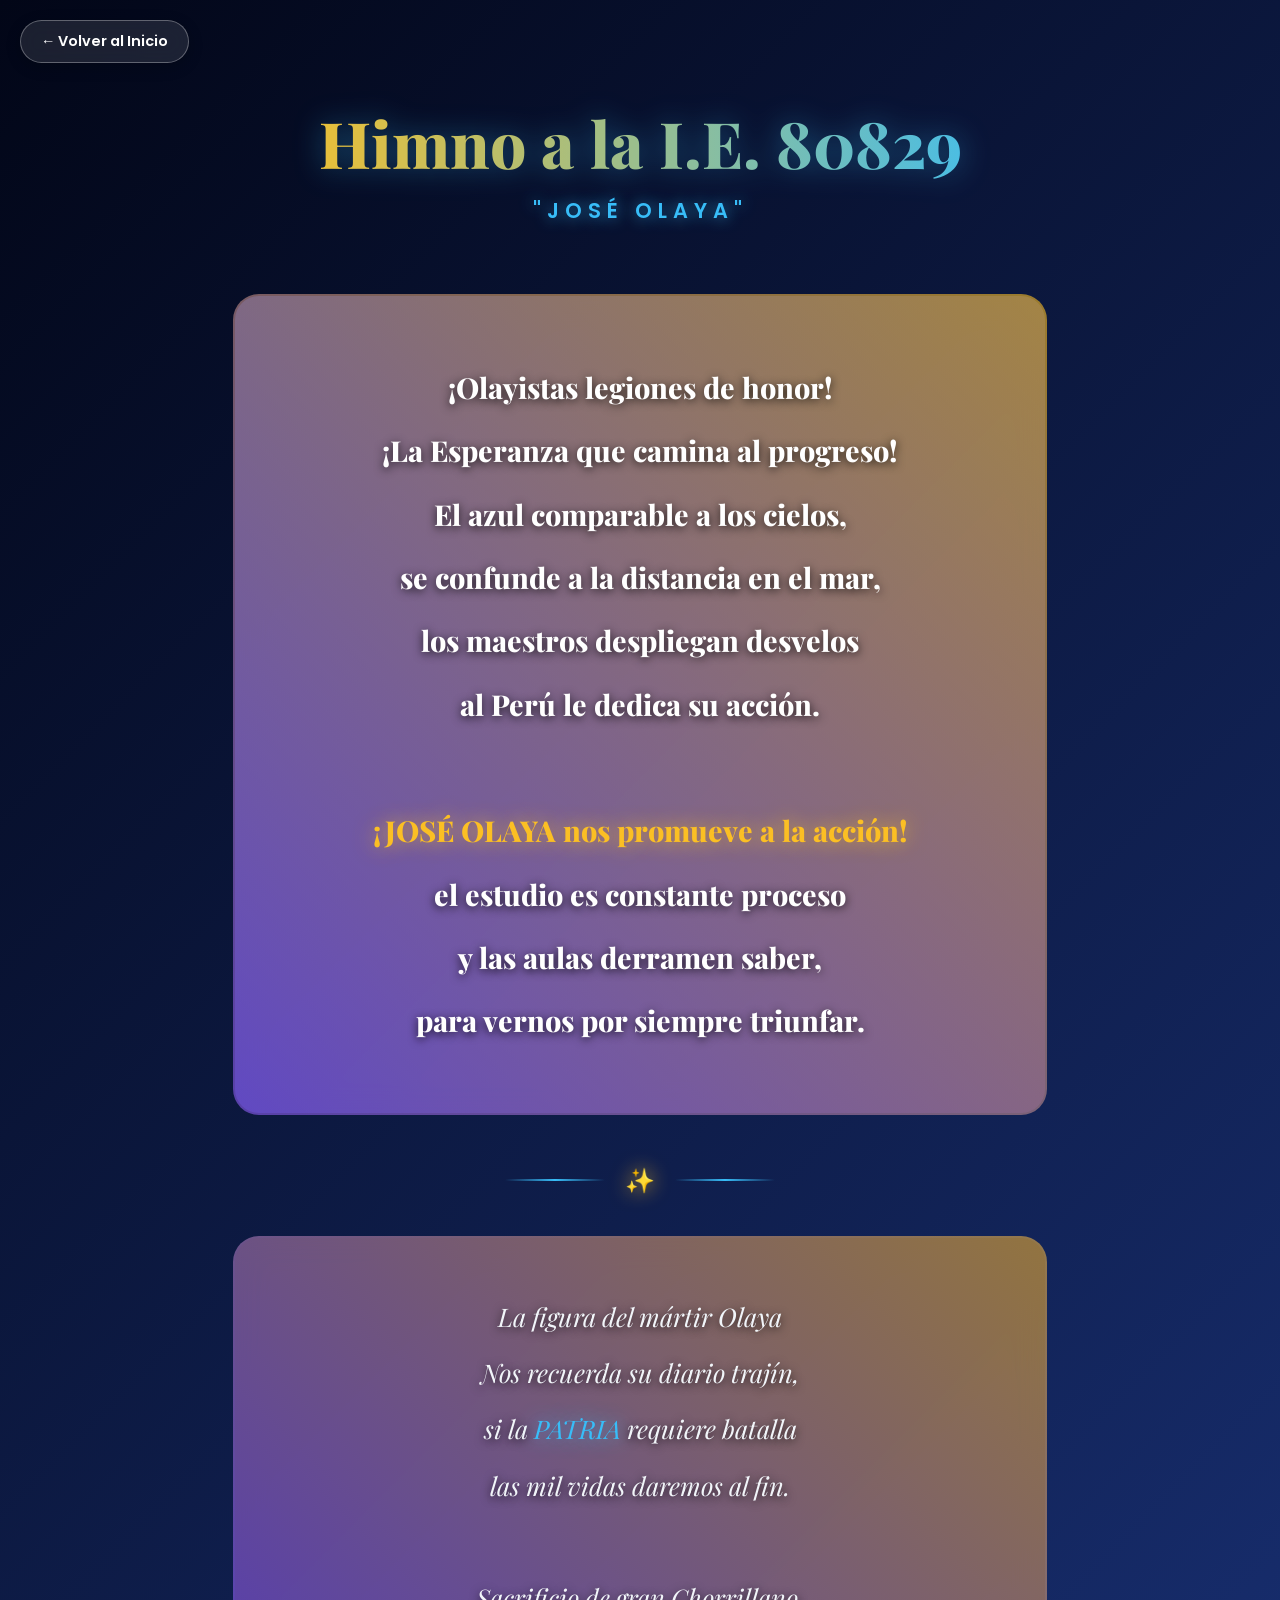
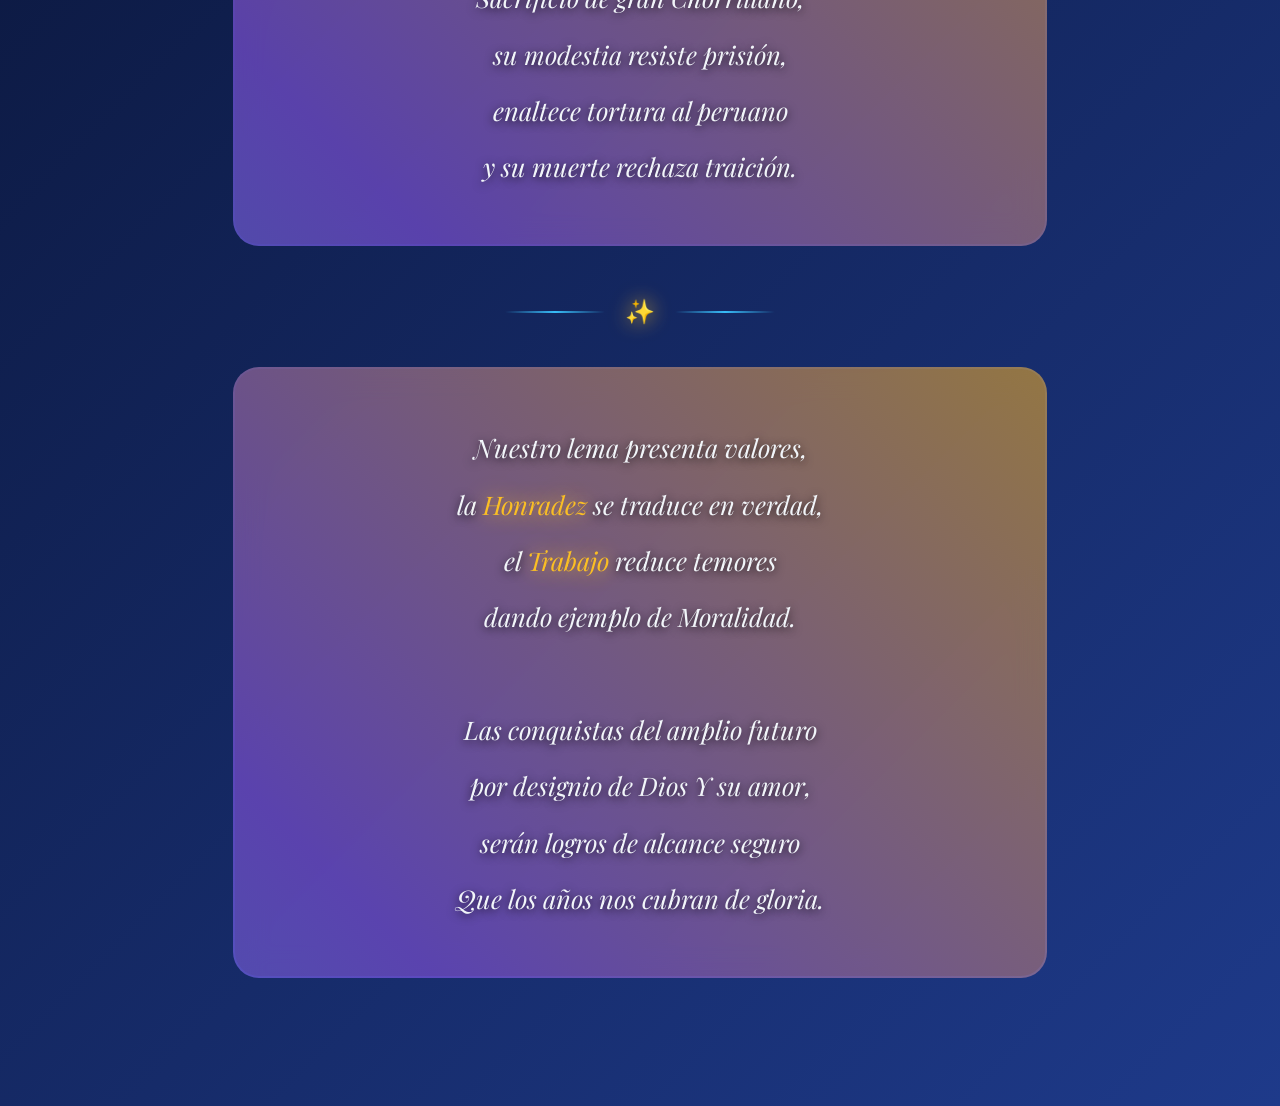
<file: himno.html>
<!DOCTYPE html>
<html lang="es">
<head>
    <meta charset="UTF-8">
    <meta name="viewport" content="width=device-width, initial-scale=1.0">
    <title>Himno Institucional - I.E. 80829 José Olaya</title>
    <link href="https://fonts.googleapis.com/css2?family=Playfair+Display:ital,wght@0,600;0,800;1,500&family=Poppins:wght@300;400;600&display=swap" rel="stylesheet">
    <style>
        * { margin: 0; padding: 0; box-sizing: border-box; }
        
        /* FONDO VIVO Y ANIMADO */
        body {
            font-family: 'Poppins', sans-serif;
            background: linear-gradient(135deg, #020617, #1e3a8a, #0284c7, #312e81, #020617);
            background-size: 400% 400%;
            animation: gradientBG 15s ease infinite;
            color: #f8fafc;
            min-height: 100vh;
            overflow-x: hidden;
            position: relative;
            perspective: 1000px;
        }

        @keyframes gradientBG {
            0% { background-position: 0% 50%; }
            50% { background-position: 100% 50%; }
            100% { background-position: 0% 50%; }
        }

        /* Botón Volver */
        .btn-volver {
            position: fixed; top: 20px; left: 20px;
            background: rgba(255, 255, 255, 0.1);
            backdrop-filter: blur(10px);
            color: #fff; text-decoration: none;
            padding: 10px 20px; border-radius: 30px;
            font-size: 0.9rem; font-weight: 600;
            border: 1px solid rgba(255,255,255,0.3);
            transition: all 0.3s; z-index: 100;
            box-shadow: 0 4px 15px rgba(0,0,0,0.2);
        }
        .btn-volver:hover {
            background: rgba(255, 255, 255, 0.25);
            transform: translateX(-5px) scale(1.05);
            box-shadow: 0 0 20px rgba(56, 189, 248, 0.6);
        }

        /* Contenedor principal */
        .himno-container {
            max-width: 850px;
            margin: 0 auto;
            padding: 100px 20px 80px 20px;
            position: relative;
            z-index: 10;
        }

        /* Encabezado Épico */
        .header-himno {
            text-align: center;
            margin-bottom: 70px;
            animation: fadeInDown 1.5s ease-out forwards;
        }

        .himno-titulo {
            font-family: 'Playfair Display', serif;
            font-size: 4rem;
            font-weight: 800;
            /* Degradado de Oro y Cian */
            background: linear-gradient(to right, #fbbf24, #38bdf8, #fbbf24);
            background-size: 200% auto;
            -webkit-background-clip: text;
            background-clip: text;
            color: transparent;
            margin-bottom: 10px;
            animation: shine 3s linear infinite;
            filter: drop-shadow(0 0 15px rgba(56, 189, 248, 0.4));
        }

        .himno-subtitulo {
            font-size: 1.3rem;
            color: #38bdf8;
            letter-spacing: 6px;
            text-transform: uppercase;
            font-weight: 600;
            text-shadow: 0 0 15px rgba(56, 189, 248, 0.8);
        }

        /* Tarjetas de las estrofas (Glassmorphism + Borde de Luz) */
        .estrofa {
            position: relative;
            margin-bottom: 50px;
            padding: 50px 40px;
            background: rgba(15, 23, 42, 0.6);
            backdrop-filter: blur(15px);
            border-radius: 24px;
            
            /* Animación de entrada 3D */
            opacity: 0;
            transform: translateY(60px) rotateX(-10deg);
            transition: all 1s cubic-bezier(0.175, 0.885, 0.32, 1.275);
            z-index: 1;
        }

        .estrofa.visible {
            opacity: 1;
            transform: translateY(0) rotateX(0);
        }

        /* El borde brillante animado alrededor de la tarjeta */
        .estrofa::before {
            content: '';
            position: absolute;
            inset: -2px; /* Grosor del borde */
            border-radius: 26px;
            background: linear-gradient(45deg, #38bdf8, #8b5cf6, #fbbf24, #38bdf8);
            background-size: 300% 300%;
            animation: borderGlow 4s linear infinite;
            z-index: -1;
            opacity: 0.6;
            transition: opacity 0.3s;
        }

        .estrofa:hover::before {
            opacity: 1;
            animation-duration: 1.5s; /* Se acelera la luz al pasar el mouse */
        }

        .estrofa:hover {
            transform: translateY(-5px) scale(1.02);
            box-shadow: 0 20px 50px rgba(56, 189, 248, 0.2);
        }

        /* La letra del himno */
        .estrofa p {
            font-family: 'Playfair Display', serif;
            font-size: 1.6rem;
            line-height: 2.2;
            color: #f1f5f9;
            font-style: italic;
            text-align: center;
            text-shadow: 0 2px 10px rgba(0,0,0,0.8);
        }

        /* El Coro (Destacado con Oro y Cristal) */
        .coro {
            background: linear-gradient(135deg, rgba(30, 58, 138, 0.8), rgba(49, 46, 129, 0.8));
            padding: 60px 40px;
        }
        
        .coro p {
            font-weight: 800;
            font-size: 1.8rem;
            font-style: normal;
            color: #ffffff;
        }

        /* Palabras resaltadas */
        .resaltado-oro {
            color: #fbbf24;
            text-shadow: 0 0 20px rgba(251, 191, 36, 0.8);
        }

        .resaltado-cian {
            color: #38bdf8;
            text-shadow: 0 0 20px rgba(56, 189, 248, 0.8);
        }

        /* Separador Estrella */
        .separador {
            display: flex;
            align-items: center;
            justify-content: center;
            gap: 20px;
            margin: 40px 0;
            opacity: 0;
            transform: scale(0.5);
            transition: all 0.8s ease;
        }
        .separador.visible {
            opacity: 1;
            transform: scale(1);
        }
        .separador::before, .separador::after {
            content: '';
            height: 2px;
            width: 100px;
            background: linear-gradient(90deg, transparent, #38bdf8, transparent);
        }
        .separador span {
            font-size: 1.5rem;
            filter: drop-shadow(0 0 10px #fbbf24);
        }

        /* Partículas flotantes (Notas musicales) */
        .nota-musical {
            position: fixed;
            bottom: -50px;
            color: rgba(56, 189, 248, 0.6);
            font-size: 2rem;
            z-index: 1;
            animation: subirNota linear forwards;
            text-shadow: 0 0 15px rgba(56, 189, 248, 0.8);
        }

        /* Animaciones */
        @keyframes shine { to { background-position: 200% center; } }
        @keyframes borderGlow {
            0% { background-position: 0% 50%; }
            50% { background-position: 100% 50%; }
            100% { background-position: 0% 50%; }
        }
        @keyframes fadeInDown {
            from { opacity: 0; transform: translateY(-40px); }
            to { opacity: 1; transform: translateY(0); }
        }
        @keyframes subirNota {
            0% { transform: translateY(0) rotate(0deg); opacity: 0; }
            10% { opacity: 1; }
            90% { opacity: 1; }
            100% { transform: translateY(-100vh) rotate(360deg); opacity: 0; }
        }

        /* Responsivo */
        @media (max-width: 600px) {
            .himno-titulo { font-size: 2.5rem; }
            .himno-subtitulo { font-size: 1rem; letter-spacing: 3px; }
            .estrofa { padding: 35px 20px; }
            .estrofa p { font-size: 1.3rem; line-height: 1.9; }
            .coro p { font-size: 1.5rem; }
            .separador::before, .separador::after { width: 50px; }
        }
    </style>
</head>
<body>

    <a href="index.html" class="btn-volver">← Volver al Inicio</a>

    <main class="himno-container">
        
        <header class="header-himno">
            <h1 class="himno-titulo">Himno a la I.E. 80829</h1>
            <p class="himno-subtitulo">"José Olaya"</p>
        </header>

        <!-- CORO -->
        <div class="estrofa coro">
            <p>
                ¡Olayistas legiones de honor!<br>
                ¡La Esperanza que camina al progreso!<br>
                El azul comparable a los cielos,<br>
                se confunde a la distancia en el mar,<br>
                los maestros despliegan desvelos<br>
                al Perú le dedica su acción.<br><br>
                <span class="resaltado-oro">¡JOSÉ OLAYA nos promueve a la acción!</span><br>
                el estudio es constante proceso<br>
                y las aulas derramen saber,<br>
                para vernos por siempre triunfar.
            </p>
        </div>

        <div class="separador"><span>✨</span></div>

        <!-- PRIMERA ESTROFA -->
        <div class="estrofa">
            <p>
                La figura del mártir Olaya<br>
                Nos recuerda su diario trajín,<br>
                si la <span class="resaltado-cian">PATRIA</span> requiere batalla<br>
                las mil vidas daremos al fin.<br><br>
                Sacrificio de gran Chorrillano,<br>
                su modestia resiste prisión,<br>
                enaltece tortura al peruano<br>
                y su muerte rechaza traición.
            </p>
        </div>

        <div class="separador"><span>✨</span></div>

        <!-- SEGUNDA ESTROFA -->
        <div class="estrofa">
            <p>
                Nuestro lema presenta valores,<br>
                la <span class="resaltado-oro">Honradez</span> se traduce en verdad,<br>
                el <span class="resaltado-oro">Trabajo</span> reduce temores<br>
                dando ejemplo de Moralidad.<br><br>
                Las conquistas del amplio futuro<br>
                por designio de Dios Y su amor,<br>
                serán logros de alcance seguro<br>
                Que los años nos cubran de gloria.
            </p>
        </div>

    </main>

    <script>
        // 1. Animación de aparición al bajar (Scroll)
        const elementosAnimados = document.querySelectorAll('.estrofa, .separador');
        
        const observer = new IntersectionObserver((entries) => {
            entries.forEach(entry => {
                if (entry.isIntersecting) {
                    entry.target.classList.add('visible');
                }
            });
        }, { threshold: 0.15 });

        elementosAnimados.forEach(el => observer.observe(el));

        // 2. Generador de Notas Musicales Flotantes
        function crearNota() {
            const nota = document.createElement('div');
            nota.classList.add('nota-musical');
            
            // Símbolos musicales
            const simbolos = ['♪', '♫', '♬', '♩'];
            nota.innerText = simbolos[Math.floor(Math.random() * simbolos.length)];
            
            // Posición y tamaño aleatorio
            nota.style.left = `${Math.random() * 100}vw`;
            nota.style.fontSize = `${Math.random() * 2 + 1.5}rem`;
            
            // Velocidad de subida
            const duracion = Math.random() * 5 + 6; // Entre 6 y 11 segs
            nota.style.animationDuration = `${duracion}s`;
            
            // Color aleatorio (Cian, Oro, Blanco)
            const colores = ['#38bdf8', '#fbbf24', '#ffffff', '#818cf8'];
            const colorElegido = colores[Math.floor(Math.random() * colores.length)];
            nota.style.color = colorElegido;
            nota.style.textShadow = `0 0 15px ${colorElegido}`;

            document.body.appendChild(nota);

            // Borrar la nota cuando termine su animación
            setTimeout(() => {
                nota.remove();
            }, duracion * 1000);
        }

        // Crear notas constantemente
        setInterval(crearNota, 600);
    </script>
</body>
</html>
</file>
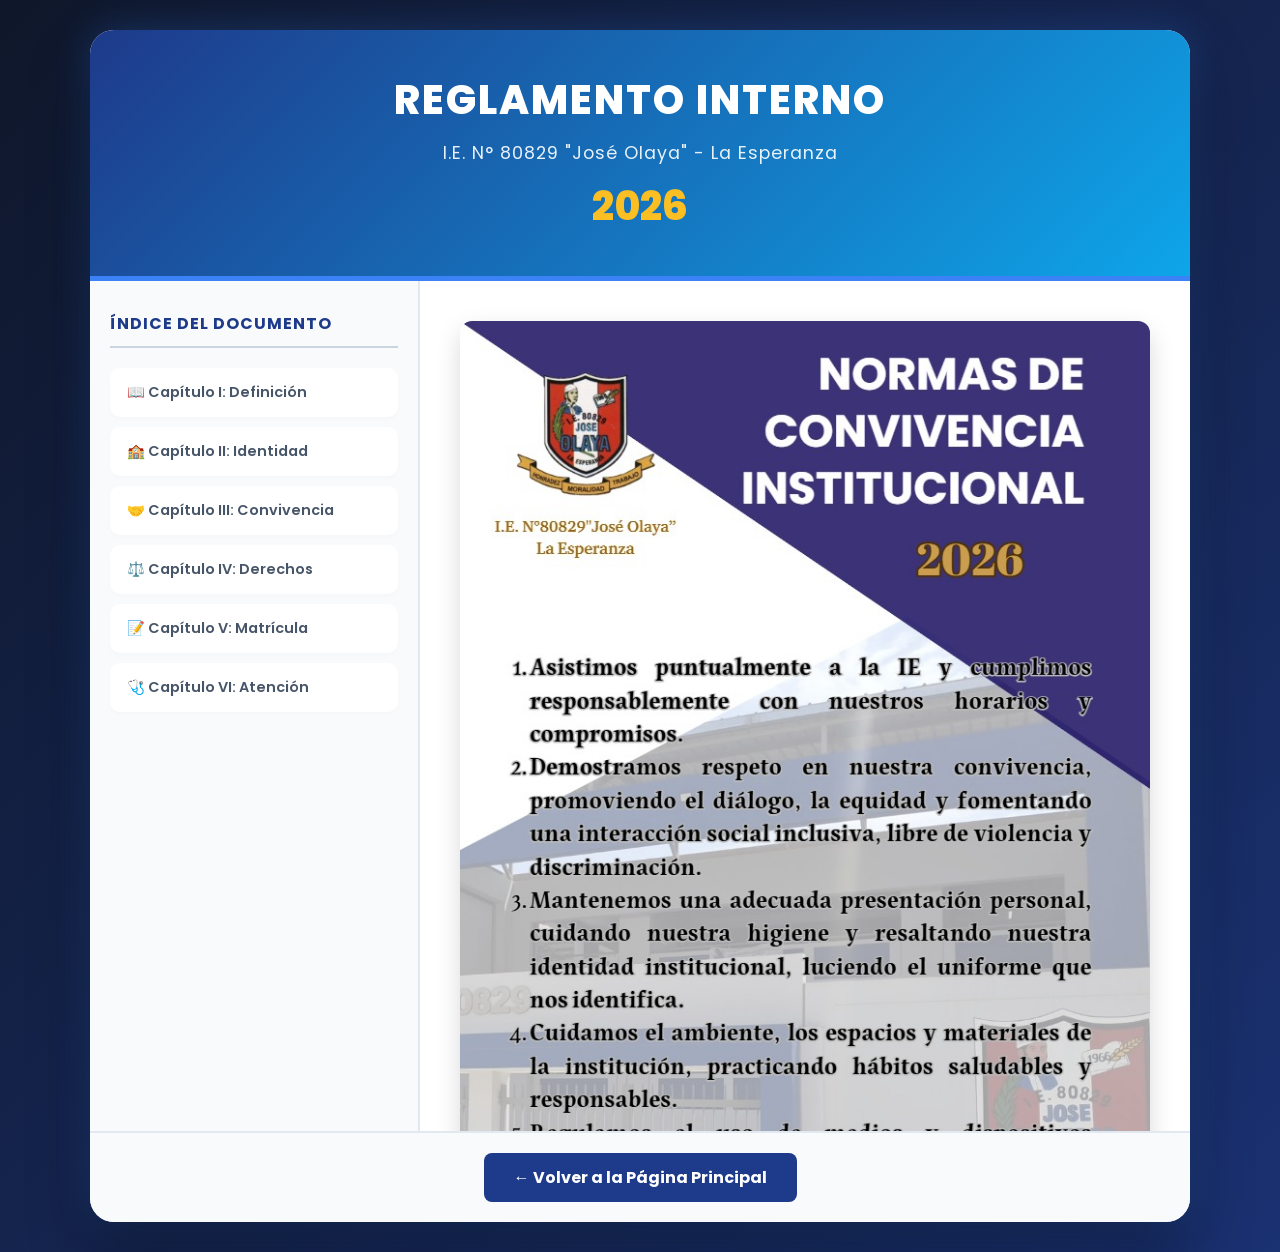
<file: reglamento.html>
<!DOCTYPE html>
<html lang="es">
<head>
    <meta charset="UTF-8">
    <meta name="viewport" content="width=device-width, initial-scale=1.0">
    <title>Reglamento Interno 2026 - I.E. 80829 José Olaya</title>
    <link href="https://fonts.googleapis.com/css2?family=Poppins:wght@300;400;500;600;700;800&display=swap" rel="stylesheet">
    <style>
        * { margin: 0; padding: 0; box-sizing: border-box; font-family: 'Poppins', sans-serif; }
        
        /* FONDO ANIMADO */
        body { 
            background: linear-gradient(135deg, #0f172a, #1e3a8a, #3b82f6, #0f172a);
            background-size: 400% 400%;
            animation: gradientBG 15s ease infinite;
            color: #333; min-height: 100vh; padding: 30px 20px; position: relative; overflow-x: hidden;
        }
        @keyframes gradientBG { 0% { background-position: 0% 50%; } 50% { background-position: 100% 50%; } 100% { background-position: 0% 50%; } }

        /* BURBUJAS */
        .bubbles { position: fixed; width: 100%; height: 100%; top: 0; left: 0; overflow: hidden; z-index: 1; pointer-events: none; }
        .bubble { position: absolute; bottom: -100px; background: rgba(255, 255, 255, 0.05); border-radius: 50%; backdrop-filter: blur(5px); animation: floatUp linear infinite; }
        .bubble:nth-child(1) { width: 100px; height: 100px; left: 10%; animation-duration: 10s; }
        .bubble:nth-child(2) { width: 60px; height: 60px; left: 40%; animation-duration: 14s; animation-delay: 2s; }
        .bubble:nth-child(3) { width: 120px; height: 120px; left: 80%; animation-duration: 12s; animation-delay: 4s; }
        @keyframes floatUp { 0% { transform: translateY(0) scale(1); opacity: 0; } 10% { opacity: 1; } 90% { opacity: 1; } 100% { transform: translateY(-1000px) scale(1.5); opacity: 0; } }

        /* CONTENEDOR PRINCIPAL */
        .main-container {
            position: relative; z-index: 10;
            max-width: 1100px; margin: 0 auto;
            background: rgba(255, 255, 255, 0.96);
            border-radius: 24px;
            box-shadow: 0 30px 60px rgba(0,0,0,0.4), 0 0 40px rgba(59, 130, 246, 0.3);
            overflow: hidden;
            animation: slideUp 0.8s cubic-bezier(0.175, 0.885, 0.32, 1.275);
        }
        @keyframes slideUp { from { opacity: 0; transform: translateY(50px) scale(0.95); } to { opacity: 1; transform: translateY(0) scale(1); } }

        /* PORTADA */
        .portada {
            background: linear-gradient(135deg, #1e3a8a, #0ea5e9);
            padding: 40px;
            text-align: center; color: white; position: relative;
            border-bottom: 5px solid #3b82f6;
        }
        .portada h1 { font-size: 2.5rem; font-weight: 800; text-transform: uppercase; letter-spacing: 2px; margin-bottom: 10px; }
        .portada h2 { font-size: 1.1rem; font-weight: 400; opacity: 0.9; letter-spacing: 1px; }
        .portada .year { font-size: 2.5rem; font-weight: 800; color: #fbbf24; margin-top: 10px; display: inline-block; animation: pulseYear 2s infinite alternate; }
        @keyframes pulseYear { from { transform: scale(1); } to { transform: scale(1.05); } }

        /* LAYOUT */
        .content-wrapper { display: flex; min-height: 600px; }

        /* MENÚ LATERAL */
        .sidebar {
            width: 30%; background: #f8fafc; padding: 30px 20px;
            border-right: 2px solid #e2e8f0;
        }
        .sidebar h3 { font-size: 1rem; color: #1e3a8a; margin-bottom: 20px; text-transform: uppercase; letter-spacing: 1px; border-bottom: 2px solid #cbd5e1; padding-bottom: 10px; }
        .sidebar ul { list-style: none; }
        .sidebar li { margin-bottom: 10px; }
        .sidebar a {
            display: flex; align-items: center; gap: 10px;
            padding: 12px 15px; border-radius: 10px;
            text-decoration: none; color: #475569; font-weight: 600; font-size: 0.9rem;
            transition: all 0.3s ease; cursor: pointer;
            background: white; border: 2px solid transparent; box-shadow: 0 2px 5px rgba(0,0,0,0.02);
        }
        .sidebar a:hover, .sidebar a.active {
            background: #eff6ff; color: #1e3a8a; border-color: #bfdbfe;
            transform: translateX(5px); box-shadow: 0 5px 15px rgba(59, 130, 246, 0.1);
        }

        /* ÁREA DE CONTENIDO */
        .content-area {
            width: 70%; padding: 40px; background: white;
            max-height: 850px; overflow-y: auto; scroll-behavior: smooth;
        }
        .content-area::-webkit-scrollbar { width: 8px; }
        .content-area::-webkit-scrollbar-track { background: #f1f5f9; border-radius: 10px; }
        .content-area::-webkit-scrollbar-thumb { background: #94a3b8; border-radius: 10px; }

        /* IMAGEN DEL PÓSTER */
        .poster-container {
            text-align: center; margin-bottom: 30px; padding-bottom: 30px; border-bottom: 2px dashed #cbd5e1;
        }
        .poster-container img {
            max-width: 100%; height: auto; border-radius: 12px;
            box-shadow: 0 10px 25px rgba(0,0,0,0.15); transition: transform 0.3s;
        }
        .poster-container img:hover { transform: scale(1.02); }
        .poster-caption { margin-top: 10px; font-size: 0.9rem; color: #64748b; font-weight: 500; }

        /* ACORDEONES */
        details {
            background: #f8fafc; border: 2px solid #e2e8f0; border-radius: 12px;
            margin-bottom: 15px; overflow: hidden; transition: all 0.3s ease;
        }
        details[open] { border-color: #3b82f6; box-shadow: 0 10px 25px rgba(59, 130, 246, 0.1); background: white; }
        
        summary {
            padding: 20px; font-weight: 700; color: #1e3a8a; cursor: pointer;
            list-style: none; display: flex; justify-content: space-between; align-items: center;
            font-size: 1.05rem; transition: background 0.3s;
        }
        summary::-webkit-details-marker { display: none; }
        summary:hover { background: #eff6ff; }
        summary::after {
            content: '+'; font-size: 1.5rem; color: #3b82f6; font-weight: bold; transition: transform 0.3s ease;
        }
        details[open] summary::after { transform: rotate(45deg); color: #ef4444; }

        .details-content {
            padding: 0 20px 20px 20px; color: #475569; font-size: 0.95rem; line-height: 1.7;
            animation: fadeIn 0.5s ease-out;
        }
        @keyframes fadeIn { from { opacity: 0; transform: translateY(-10px); } to { opacity: 1; transform: translateY(0); } }
        
        .details-content ul, .details-content ol { margin-left: 20px; margin-top: 10px; margin-bottom: 10px; }
        .details-content li { margin-bottom: 8px; }
        .details-content strong { color: #1e293b; }

        /* BOTÓN VOLVER */
        .btn-volver-container { text-align: center; padding: 20px; background: #f8fafc; border-top: 2px solid #e2e8f0; }
        .btn-volver {
            display: inline-block; background: #1e3a8a; color: white; text-decoration: none;
            padding: 12px 30px; border-radius: 8px; font-weight: 700; transition: all 0.3s;
        }
        .btn-volver:hover { background: #3b82f6; transform: translateY(-3px); box-shadow: 0 10px 20px rgba(59,130,246,0.4); }

        @media (max-width: 800px) {
            .content-wrapper { flex-direction: column; }
            .sidebar { width: 100%; border-right: none; border-bottom: 2px solid #e2e8f0; }
            .content-area { width: 100%; max-height: none; padding: 20px; }
            .portada h1 { font-size: 1.8rem; }
        }
    </style>
</head>
<body>

    <div class="bubbles"><div class="bubble"></div><div class="bubble"></div><div class="bubble"></div></div>

    <div class="main-container">
        
        <div class="portada">
            <h1>Reglamento Interno</h1>
            <h2>I.E. N° 80829 "José Olaya" - La Esperanza</h2>
            <div class="year">2026</div>
        </div>

        <div class="content-wrapper">
            <!-- MENÚ LATERAL -->
            <div class="sidebar">
                <h3>Índice del Documento</h3>
                <ul>
                    <li><a href="#cap1" class="nav-link">📖 Capítulo I: Definición</a></li>
                    <li><a href="#cap2" class="nav-link">🏫 Capítulo II: Identidad</a></li>
                    <li><a href="#cap3" class="nav-link">🤝 Capítulo III: Convivencia</a></li>
                    <li><a href="#cap4" class="nav-link">⚖️ Capítulo IV: Derechos</a></li>
                    <li><a href="#cap5" class="nav-link">📝 Capítulo V: Matrícula</a></li>
                    <li><a href="#cap6" class="nav-link">🩺 Capítulo VI: Atención</a></li>
                </ul>
            </div>

            <!-- CONTENIDO -->
            <div class="content-area" id="scroll-area">
                
                <!-- ✅ AQUÍ ESTÁ LA IMAGEN DEL PÓSTER QUE ME DISTE -->
                <div class="poster-container">
                    <img src="normas.jpg" alt="Póster Normas de Convivencia 2026">
                    <p class="poster-caption">Póster Oficial: Normas de Convivencia Institucional 2026</p>
                </div>

                <p style="margin-bottom: 20px; color: #64748b; font-style: italic;">Haz clic en cada capítulo para desplegar la información oficial.</p>

                <!-- CAPÍTULO I -->
                <details id="cap1" open>
                    <summary>📖 Capítulo I: Del Reglamento Interno</summary>
                    <div class="details-content">
                        <p><strong>Definición:</strong> El RI es el instrumento de gestión que regula la organización y el funcionamiento integral de la IE. Establece las tareas, responsabilidades y derechos de todos los integrantes de la comunidad educativa.</p>
                        <p style="margin-top: 15px;"><strong>Beneficios:</strong></p>
                        <ul>
                            <li>Delimita claramente responsabilidades.</li>
                            <li>Promueve la autonomía de la IE.</li>
                            <li>Protege a los integrantes de la comunidad.</li>
                            <li>Construye un clima escolar positivo.</li>
                            <li>Fortalece la identidad institucional.</li>
                        </ul>
                    </div>
                </details>

                <!-- CAPÍTULO II -->
                <details id="cap2">
                    <summary>🏫 Capítulo II: Identidad y Organización</summary>
                    <div class="details-content">
                        <p><strong>Misión:</strong> Lograr que nuestros estudiantes culminen su escolaridad siendo capaces de asumir sus deberes y defender sus derechos, comprometidos con su hacer ético y respeto a la ecología integral.</p>
                        <p style="margin-top: 10px;"><strong>Visión 2027:</strong> Seremos reconocidos como una institución educativa líder en la formación de futuros ciudadanos con pensamiento emprendedor y uso responsable de las TIC.</p>
                        <p style="margin-top: 15px;"><strong>Comités de Gestión Escolar:</strong></p>
                        <ul>
                            <li>Comité de Condiciones Operativas.</li>
                            <li>Comité de Gestión Pedagógica.</li>
                            <li>Comité de Gestión del Bienestar.</li>
                        </ul>
                    </div>
                </details>

                <!-- CAPÍTULO III -->
                <details id="cap3">
                    <summary>🤝 Capítulo III: Normas de Convivencia</summary>
                    <div class="details-content">
                        <p><strong>Aprobadas para el año 2026 (RD N.º 034-2026):</strong></p>
                        <ol>
                            <li>Asistimos puntualmente a la IE y cumplimos responsablemente con nuestros horarios y compromisos.</li>
                            <li>Demostramos respeto en nuestra convivencia, promoviendo el diálogo, la equidad y fomentando una interacción social inclusiva, libre de violencia y discriminación.</li>
                            <li>Mantenemos una adecuada presentación personal, cuidando nuestra higiene y resaltando nuestra identidad institucional, luciendo el uniforme que nos identifica.</li>
                            <li>Cuidamos el ambiente, los espacios y materiales de la institución, practicando hábitos saludables y responsables.</li>
                            <li>Regulamos el uso de medios y dispositivos electrónicos, permitiéndolos solo con autorización y con fines educativos.</li>
                        </ol>
                    </div>
                </details>

                <!-- CAPÍTULO IV -->
                <details id="cap4">
                    <summary>⚖️ Capítulo IV: Derechos y Responsabilidades</summary>
                    <div class="details-content">
                        <p><strong>Estudiantes:</strong> Tienen derecho a la no discriminación, a opinar y ser escuchados. Tienen la responsabilidad de realizar sus tareas, respetar a los demás y cuidar los bienes de la IE.</p>
                        <p style="margin-top: 10px;"><strong>Docentes:</strong> Tienen derecho a condiciones de trabajo adecuadas. Su responsabilidad es acompañar a los estudiantes e informar a las familias.</p>
                        <p style="margin-top: 10px;"><strong>Familias:</strong> Tienen derecho a participar en el proceso formativo. Su responsabilidad es promover el trato igualitario y colaborar con la IE.</p>
                    </div>
                </details>

                <!-- CAPÍTULO V -->
                <details id="cap5">
                    <summary>📝 Capítulo V: Matrícula y Evaluación</summary>
                    <div class="details-content">
                        <p><strong>Requisitos de vacante:</strong> Ficha de matrícula, copia del DNI, copia del informe de progreso, y autorización en caso de no ser los padres.</p>
                        <p style="margin-top: 10px;"><strong>Criterios de asignación:</strong> Si hay más demanda que oferta, se priorizará a quienes tengan un hermano en la IE, residencia cercana, y fecha de presentación de solicitudes.</p>
                    </div>
                </details>

                <!-- CAPÍTULO VI -->
                <details id="cap6">
                    <summary>🩺 Capítulo VI: Mecanismos de Atención</summary>
                    <div class="details-content">
                        <p><strong>Atención a familias:</strong> Las familias deben seguir el conducto regular: Docente -> Tutor -> Personal Jerárquico -> Directivo.</p>
                        <p style="margin-top: 10px;"><strong>Resolución de conflictos:</strong> Se aplicará el enfoque de derechos. Se registrará todo en el libro de incidencias.</p>
                    </div>
                </details>

            </div>
        </div>

        <div class="btn-volver-container">
            <a href="index.html" class="btn-volver">← Volver a la Página Principal</a>
        </div>

    </div>

    <script>
        // ✅ SOLUCIÓN 1: Hacer que el menú funcione (abra los acordeones y haga scroll)
        document.querySelectorAll('.nav-link').forEach(link => {
            link.addEventListener('click', function(e) {
                e.preventDefault(); // Evita el salto brusco por defecto
                
                const targetId = this.getAttribute('href').substring(1); // Obtiene "cap1", "cap2", etc.
                const targetElement = document.getElementById(targetId);
                const scrollArea = document.getElementById('scroll-area');

                if (targetElement) {
                    // 1. Abrir el acordeón si está cerrado
                    targetElement.setAttribute('open', '');

                    // 2. Hacer scroll suave dentro del contenedor de contenido
                    // Calculamos la posición del elemento respecto al contenedor
                    const yOffset = -20; // Margen superior
                    const y = targetElement.getBoundingClientRect().top + scrollArea.scrollTop + yOffset;
                    
                    scrollArea.scrollTo({ top: y, behavior: 'smooth' });

                    // 3. Resaltar el enlace en el menú
                    document.querySelectorAll('.nav-link').forEach(l => l.classList.remove('active'));
                    this.classList.add('active');
                }
            });
        });
    </script>
</body>
</html>
</file>
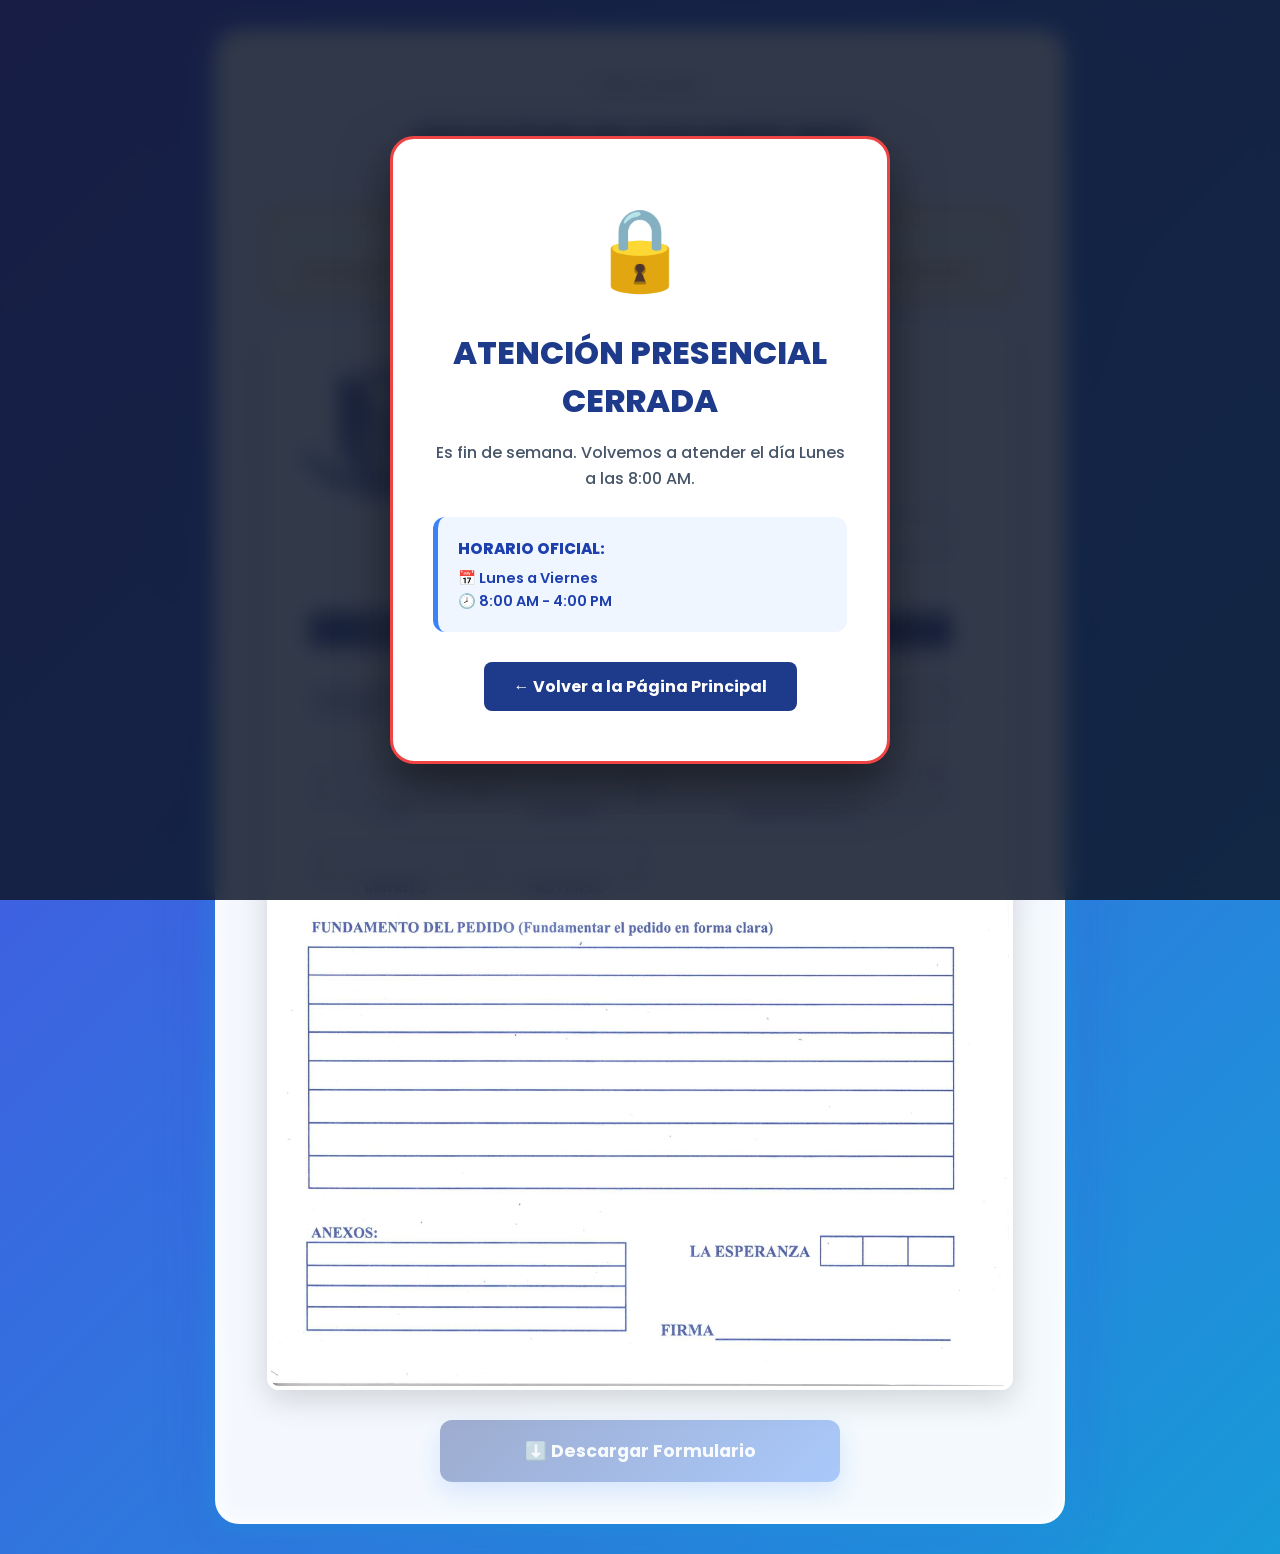
<file: solicitud-vacante.html>
<!DOCTYPE html>
<html lang="es">
<head>
    <meta charset="UTF-8">
    <meta name="viewport" content="width=device-width, initial-scale=1.0">
    <title>Descargar Solicitud de Vacante 2027 - I.E. 80829 José Olaya</title>
    <link href="https://fonts.googleapis.com/css2?family=Poppins:wght@300;400;500;600;700;800&display=swap" rel="stylesheet">
    <style>
        * { margin: 0; padding: 0; box-sizing: border-box; font-family: 'Poppins', sans-serif; }
        
        /* FONDO ANIMADO */
        body { 
            background: linear-gradient(135deg, #4f46e5, #06b6d4, #ec4899, #3b82f6);
            background-size: 400% 400%;
            animation: gradientBG 10s ease infinite;
            display: flex; justify-content: center; align-items: center; 
            min-height: 100vh; padding: 30px 20px; position: relative; overflow-x: hidden;
        }

        @keyframes gradientBG { 0% { background-position: 0% 50%; } 50% { background-position: 100% 50%; } 100% { background-position: 0% 50%; } }

        /* BURBUJAS DE FONDO */
        .bubbles { position: absolute; width: 100%; height: 100%; top: 0; left: 0; overflow: hidden; z-index: 1; pointer-events: none; }
        .bubble { position: absolute; bottom: -100px; background: rgba(255, 255, 255, 0.2); border-radius: 50%; backdrop-filter: blur(5px); animation: floatUp linear infinite; }
        .bubble:nth-child(1) { width: 80px; height: 80px; left: 10%; animation-duration: 8s; }
        .bubble:nth-child(2) { width: 40px; height: 40px; left: 30%; animation-duration: 12s; animation-delay: 2s; }
        .bubble:nth-child(3) { width: 100px; height: 100px; left: 60%; animation-duration: 10s; animation-delay: 4s; }
        @keyframes floatUp { 0% { transform: translateY(0) scale(1); opacity: 0; } 10% { opacity: 1; } 90% { opacity: 1; } 100% { transform: translateY(-1000px) scale(1.5); opacity: 0; } }

        /* TARJETA PRINCIPAL */
        .form-container { 
            position: relative; z-index: 10;
            width: 100%; max-width: 850px; 
            background: rgba(255, 255, 255, 0.95); border-radius: 24px; 
            box-shadow: 0 0 30px rgba(6, 182, 212, 0.4), 0 0 60px rgba(79, 70, 229, 0.3), inset 0 0 20px rgba(255,255,255,1); 
            padding: 40px 50px; 
            animation: cardEntrance 1s cubic-bezier(0.175, 0.885, 0.32, 1.275) forwards;
            border: 2px solid rgba(255, 255, 255, 0.8);
            text-align: center;
        }

        @keyframes cardEntrance { from { opacity: 0; transform: translateY(50px) scale(0.95); } to { opacity: 1; transform: translateY(0) scale(1); } }

        /* CABECERA */
        .header-form { margin-bottom: 25px; position: relative; }
        .header-form h2 { color: #1e3a8a; font-size: 1.8rem; font-weight: 800; text-transform: uppercase; letter-spacing: 1px; margin-bottom: 5px; }
        .header-form p { color: #64748b; font-size: 0.9rem; font-weight: 500; }
        .btn-volver { display: inline-block; margin-bottom: 20px; color: #64748b; text-decoration: none; font-weight: 600; font-size: 0.9rem; transition: all 0.3s; }
        .btn-volver:hover { color: #3b82f6; transform: translateX(-5px); }

        /* AVISO PRESENCIAL */
        .aviso-presencial {
            background: #fffbeb; border: 2px solid #f59e0b; border-radius: 10px;
            padding: 15px; margin-bottom: 25px; text-align: center;
            animation: pulseBorder 2s infinite;
        }
        @keyframes pulseBorder {
            0% { box-shadow: 0 0 0 0 rgba(245, 158, 11, 0.4); }
            70% { box-shadow: 0 0 0 10px rgba(245, 158, 11, 0); }
            100% { box-shadow: 0 0 0 0 rgba(245, 158, 11, 0); }
        }
        .aviso-presencial p { color: #92400e; font-weight: 700; font-size: 1rem; margin-bottom: 5px; }
        .aviso-presencial span { color: #b45309; font-size: 0.9rem; font-weight: 500; }

        /* IMAGEN DEL FORMULARIO */
        .imagen-wrapper {
            position: relative;
            margin-bottom: 30px;
            border-radius: 12px;
            overflow: hidden;
            box-shadow: 0 10px 30px rgba(0,0,0,0.15);
            border: 4px solid white;
            transition: transform 0.3s ease;
        }
        .imagen-wrapper:hover { transform: scale(1.02); }
        .imagen-wrapper img {
            width: 100%;
            height: auto;
            display: block;
        }

        /* BOTÓN DE DESCARGA */
        .btn-descarga {
            display: inline-flex;
            justify-content: center;
            align-items: center;
            gap: 10px;
            width: 100%;
            max-width: 400px;
            background: linear-gradient(135deg, #1e3a8a, #3b82f6); 
            color: white;
            text-decoration: none;
            padding: 18px;
            border-radius: 12px;
            font-size: 1.1rem;
            font-weight: 700;
            transition: all 0.3s;
            box-shadow: 0 10px 25px rgba(59, 130, 246, 0.4);
            position: relative;
            overflow: hidden;
        }

        .btn-descarga::after {
            content: ''; position: absolute; top: 0; left: -100%;
            width: 50%; height: 100%; background: linear-gradient(90deg, transparent, rgba(255,255,255,0.4), transparent);
            transition: left 0.5s ease; transform: skewX(-20deg);
        }
        .btn-descarga:hover::after { left: 150%; }
        .btn-descarga:hover { transform: translateY(-5px); box-shadow: 0 15px 35px rgba(59, 130, 246, 0.6); }

        @media (max-width: 650px) {
            .form-container { padding: 30px 20px; }
            .header-form h2 { font-size: 1.4rem; }
        }
    </style>
</head>
<body>

    <div class="bubbles"><div class="bubble"></div><div class="bubble"></div><div class="bubble"></div><div class="bubble"></div></div>

    <div class="form-container">
        
        <div class="header-form">
            <a href="index.html" class="btn-volver">← Volver al inicio</a>
            <h2>Solicitud de Vacante 2027</h2>
            <p>FORMULARIO ÚNICO DE TRÁMITE (R.N.N.º 026-86BD)</p>
        </div>

        <div class="aviso-presencial">
            <p>⚠️ TRÁMITE PRESENCIAL ⚠️</p>
            <span>Descargue el formulario, imprímalo, llénelo a mano y preséntelo en la Institución Educativa.</span>
        </div>

        <!-- IMAGEN DEL FORMULARIO -->
        <div class="imagen-wrapper">
            <!-- Asegúrate de que tu imagen se llame exactamente así y esté en la misma carpeta -->
            <img src="formulario-vacante.jpg" alt="Formulario de Solicitud de Vacante 2027">
        </div>

        <!-- BOTÓN DE DESCARGA -->
        <!-- El atributo download permite que el navegador lo guarde directamente -->
        <a href="formulario-vacante.jpg" download="Formulario_Vacante_2027_IE80829.jpg" class="btn-descarga">
            ⬇️ Descargar Formulario
        </a>

    </div>

    <!-- ========================================== -->
    <!-- CONTROL DE HORARIO DE ATENCIÓN (L-V 8am-4pm) -->
    <!-- ========================================== -->
    <script>
        document.addEventListener("DOMContentLoaded", function() {
            // Lista de feriados en Perú (Formato YYYY-MM-DD)
            const feriados = [
                "2026-01-01", "2026-05-01", "2026-06-07", "2026-06-29", "2026-07-23", 
                "2026-07-28", "2026-07-29", "2026-08-06", "2026-08-30", "2026-10-08", 
                "2026-11-01", "2026-12-08", "2026-12-09", "2026-12-25",
                "2027-01-01", "2027-05-01", "2027-06-07", "2027-06-29", "2027-07-23", 
                "2027-07-28", "2027-07-29", "2027-08-06", "2027-08-30", "2027-10-08", 
                "2027-11-01", "2027-12-08", "2027-12-09", "2027-12-25"
            ];

            function verificarHorario() {
                const ahora = new Date();
                const diaSemana = ahora.getDay(); // 0 = Domingo, 1 = Lunes, ... 6 = Sábado
                const hora = ahora.getHours();
                const fechaString = ahora.toISOString().split('T')[0]; // Ej: "2026-10-20"

                let mensajeError = "";

                // 1. Verificar si es fin de semana
                if (diaSemana === 0 || diaSemana === 6) {
                    mensajeError = "Es fin de semana. Volvemos a atender el día Lunes a las 8:00 AM.";
                }
                // 2. Verificar si es feriado
                else if (feriados.includes(fechaString)) {
                    mensajeError = "Hoy es feriado nacional. Volvemos a atender el siguiente día hábil a las 8:00 AM.";
                }
                // 3. Verificar horario (8:00 AM a 4:00 PM)
                else if (hora < 8 || hora >= 16) {
                    mensajeError = "El horario de atención es de Lunes a Viernes, de 8:00 AM a 4:00 PM.";
                }

                // Si hay un mensaje de error, significa que está CERRADO
                if (mensajeError !== "") {
                    bloquearSistema(mensajeError);
                }
            }

            function bloquearSistema(mensaje) {
                // 1. Deshabilitar todos los inputs y botones
                document.querySelectorAll('form, button, input, textarea, select, a').forEach(el => {
                    if (!el.classList.contains('btn-volver') && !el.classList.contains('btn-admin-acceso')) {
                        el.style.pointerEvents = 'none';
                        el.style.opacity = '0.4';
                    }
                });

                // 2. Crear el bloqueo visual
                const overlay = document.createElement('div');
                overlay.style.cssText = `
                    position: fixed; top: 0; left: 0; width: 100vw; height: 100vh;
                    background: rgba(15, 23, 42, 0.85); backdrop-filter: blur(10px);
                    display: flex; flex-direction: column; justify-content: center; align-items: center;
                    z-index: 999999; font-family: 'Poppins', sans-serif; text-align: center; padding: 20px;
                    animation: fadeInOverlay 0.5s ease-out;
                `;
                
                overlay.innerHTML = `
                    <div style="background: white; padding: 50px 40px; border-radius: 24px; max-width: 500px; box-shadow: 0 20px 50px rgba(0,0,0,0.5); animation: popIn 0.6s cubic-bezier(0.175, 0.885, 0.32, 1.275); border: 3px solid #ef4444;">
                        <div style="font-size: 5rem; margin-bottom: 20px; animation: floatIcon 3s ease-in-out infinite;">🔒</div>
                        <h2 style="color: #1e3a8a; font-size: 2rem; margin-bottom: 15px; text-transform: uppercase; font-weight: 800;">Atención Presencial Cerrada</h2>
                        <p style="color: #475569; font-size: 1rem; line-height: 1.6; margin-bottom: 25px; font-weight: 500;">${mensaje}</p>
                        
                        <div style="background: #eff6ff; padding: 20px; border-radius: 12px; border-left: 5px solid #3b82f6; text-align: left;">
                            <p style="margin: 0; color: #1e40af; font-weight: 800; font-size: 0.95rem; text-transform: uppercase;">Horario Oficial:</p>
                            <p style="margin: 8px 0 0 0; color: #1e40af; font-size: 0.9rem; font-weight: 600;">📅 Lunes a Viernes</p>
                            <p style="margin: 2px 0 0 0; color: #1e40af; font-size: 0.9rem; font-weight: 600;">🕗 8:00 AM - 4:00 PM</p>
                        </div>
                        
                        <a href="index.html" style="display: inline-block; margin-top: 30px; background: #1e3a8a; color: white; padding: 12px 30px; border-radius: 8px; text-decoration: none; font-weight: 700; pointer-events: auto !important; opacity: 1 !important; transition: all 0.3s;" onmouseover="this.style.background='#3b82f6'" onmouseout="this.style.background='#1e3a8a'">
                            ← Volver a la Página Principal
                        </a>
                    </div>
                `;

                const style = document.createElement('style');
                style.innerHTML = `
                    @keyframes fadeInOverlay { from { opacity: 0; } to { opacity: 1; } }
                    @keyframes popIn { 0% { transform: scale(0.8) translateY(30px); opacity: 0; } 100% { transform: scale(1) translateY(0); opacity: 1; } }
                    @keyframes floatIcon { 0%, 100% { transform: translateY(0); } 50% { transform: translateY(-10px); } }
                `;
                document.head.appendChild(style);
                document.body.appendChild(overlay);
            }

            verificarHorario();
        });
    </script>
</body>
</html>
</file>
